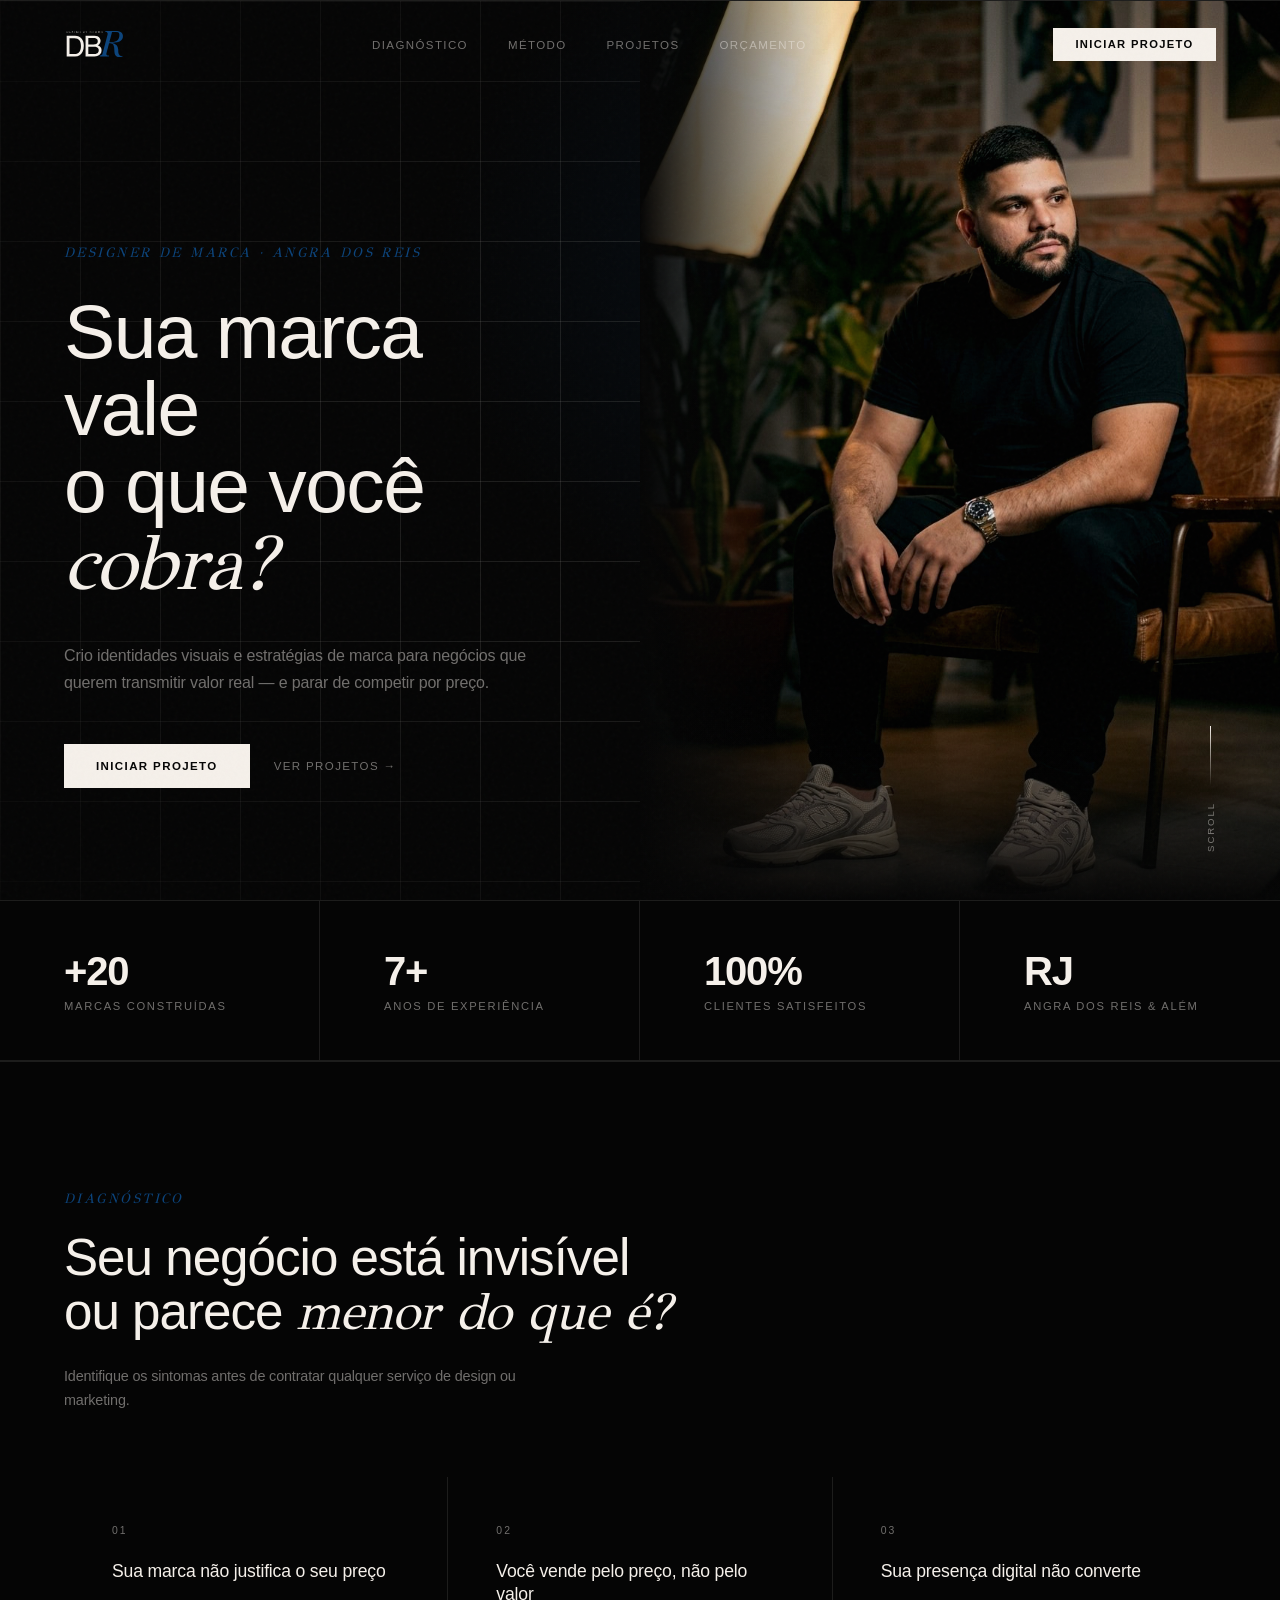
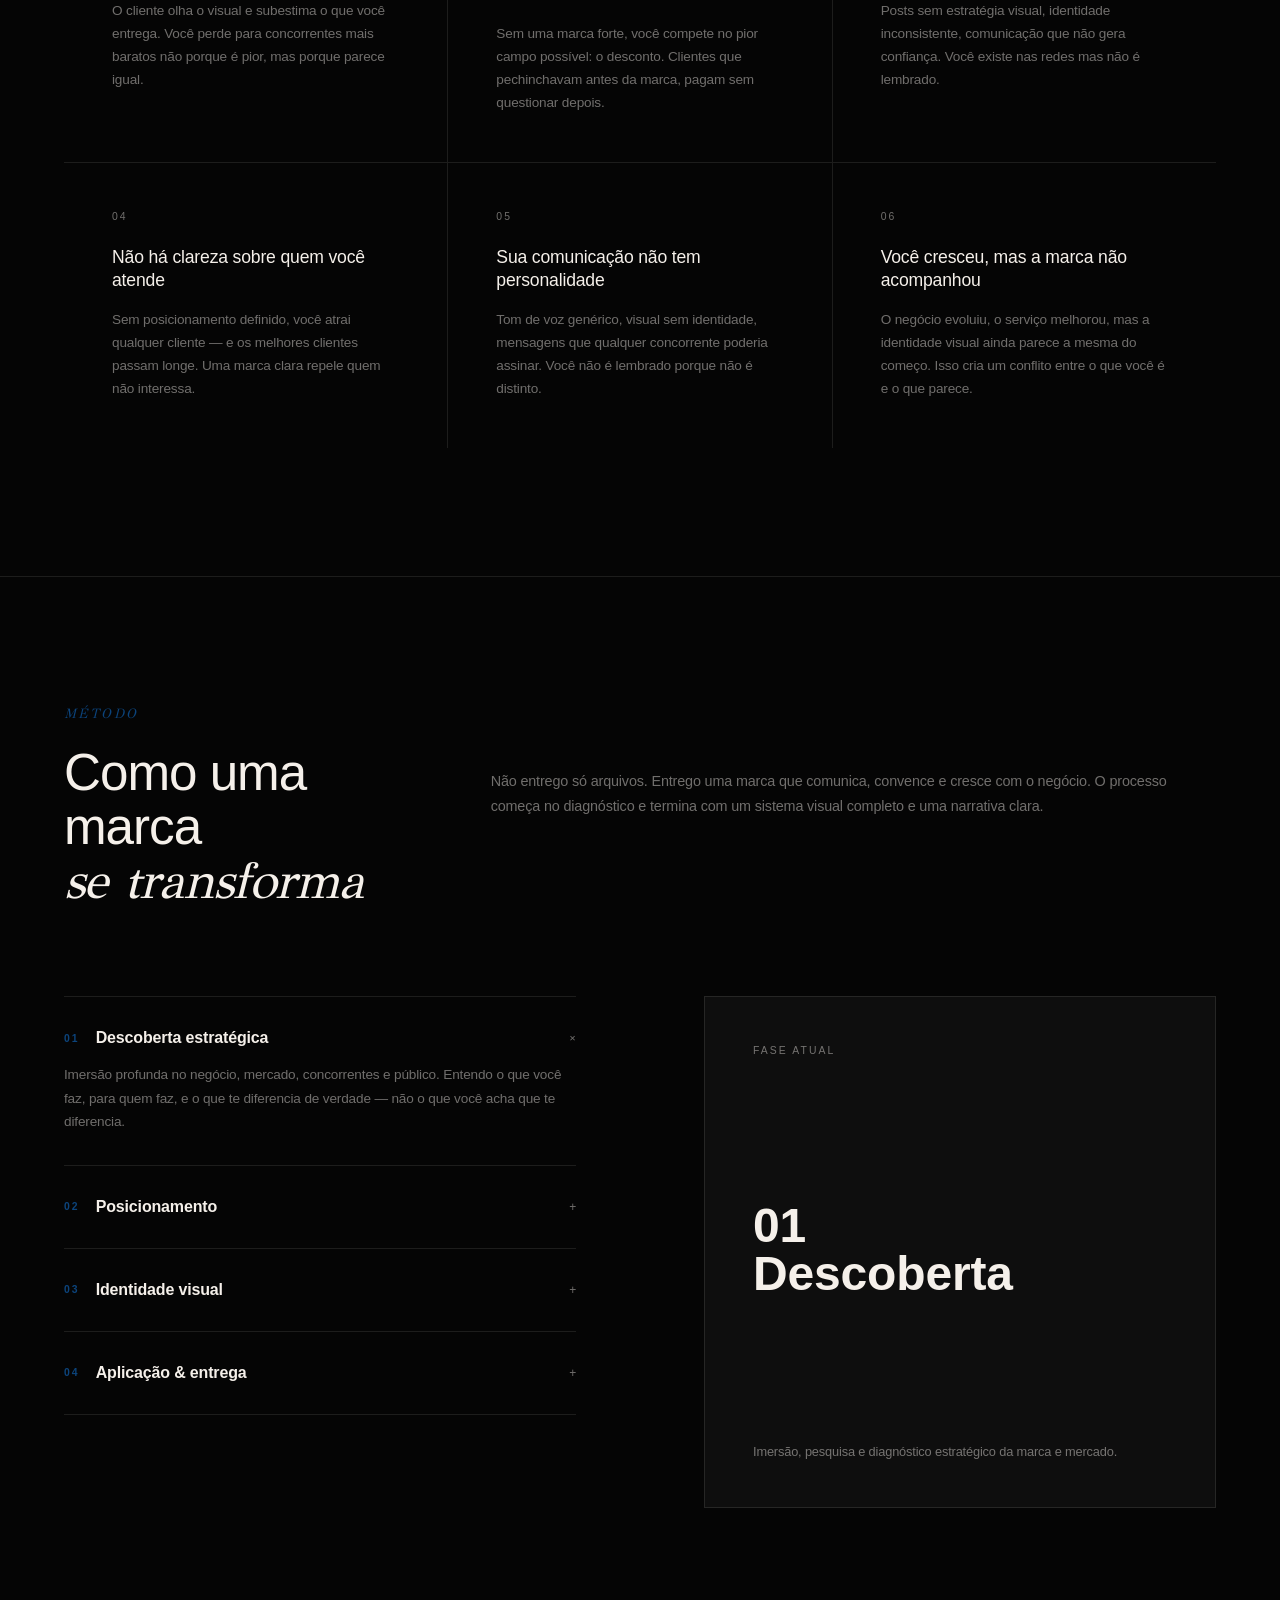
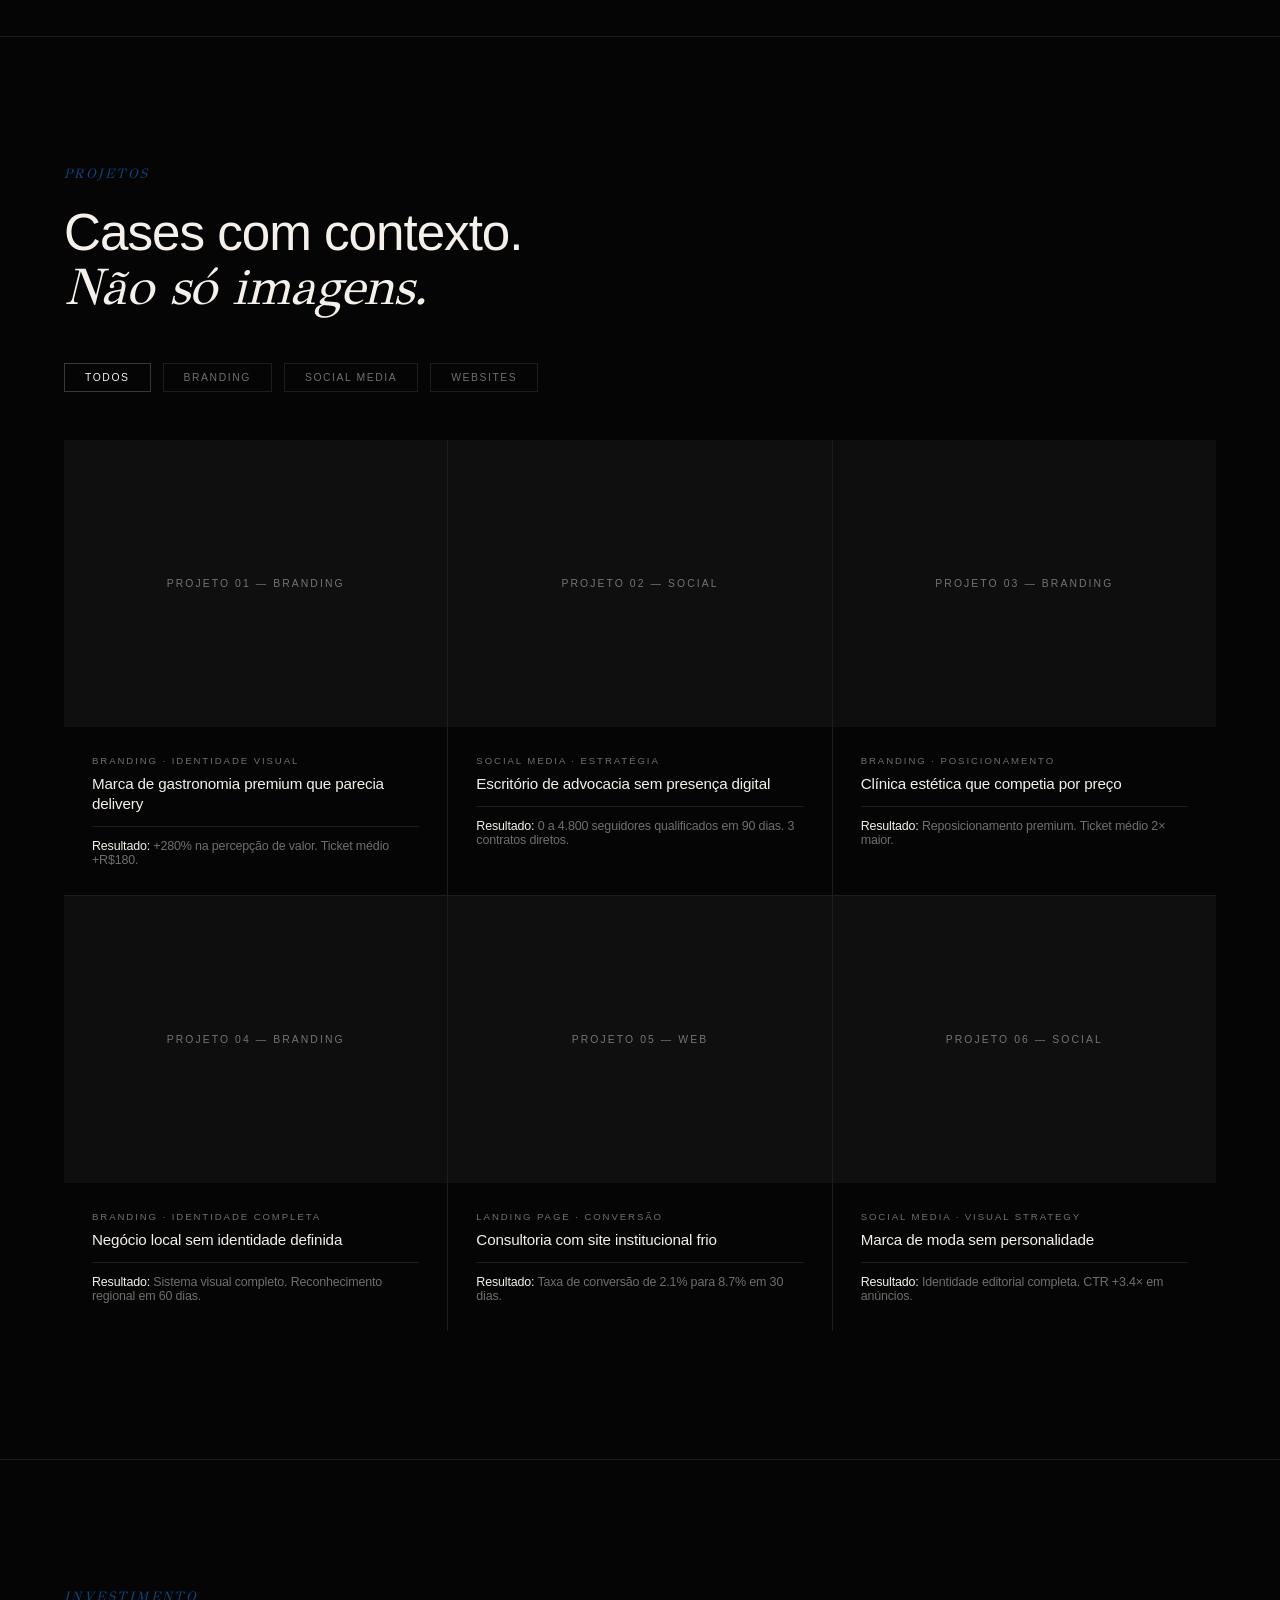
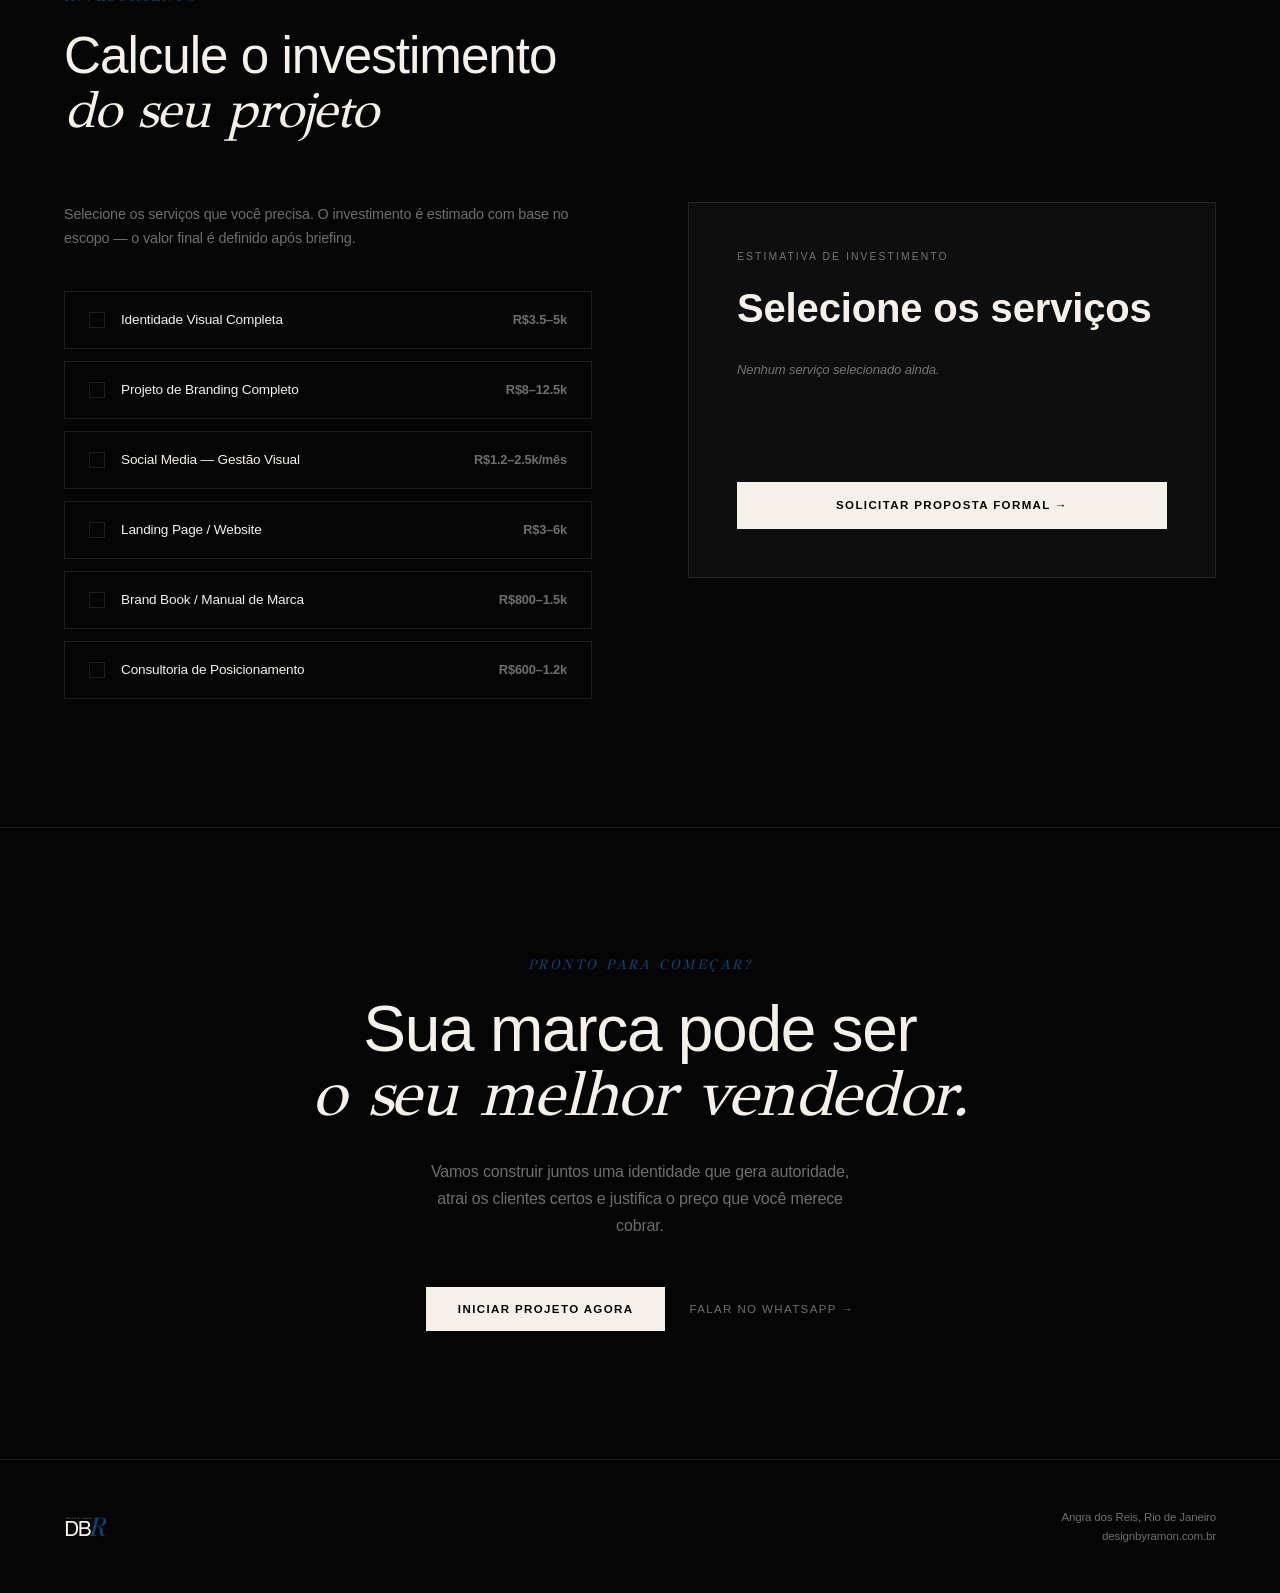
<file: designbyramon.html>
<!DOCTYPE html>
<html lang="pt-BR">
<head>
<meta charset="UTF-8">
<meta name="viewport" content="width=device-width, initial-scale=1.0">
<title>DBR · Design by Ramon — Branding Estratégico · Angra dos Reis</title>
<meta name="description" content="Branding estratégico, identidade visual e posicionamento para negócios que querem transmitir valor real — e cobrar mais por isso.">
<link rel="preconnect" href="https://fonts.googleapis.com">
<link href="https://fonts.googleapis.com/css2?family=GFS+Didot&family=Libre+Baskerville:ital@1&display=swap" rel="stylesheet">
<style>
:root{
  --black:#050505;
  --off:#F5F0EA;
  --blue:#0C447C;
  --blue-light:#1B2A41;
  --muted:rgba(245,240,234,0.45);
  --border:rgba(245,240,234,0.1);
  --border-strong:rgba(245,240,234,0.22);
  --surface:rgba(245,240,234,0.04);
  --surface-hover:rgba(245,240,234,0.07);
  --ease:cubic-bezier(0.16,1,0.3,1);
  --font-didot:'GFS Didot','Didot','Big Caslon',Georgia,serif;
  --font-body:'Helvetica Neue',Helvetica,Arial,sans-serif;
  --font-display:'Helvetica Neue',Helvetica,Arial,sans-serif;
}
*{margin:0;padding:0;box-sizing:border-box}
html{scroll-behavior:smooth}
body{background:var(--black);color:var(--off);font-family:var(--font-body);font-weight:300;overflow-x:hidden;-webkit-font-smoothing:antialiased;letter-spacing:-0.01em}

/* GRAIN */
body::before{content:'';position:fixed;inset:0;background-image:url("data:image/svg+xml,%3Csvg viewBox='0 0 256 256' xmlns='http://www.w3.org/2000/svg'%3E%3Cfilter id='n'%3E%3CfeTurbulence type='fractalNoise' baseFrequency='0.9' numOctaves='4' stitchTiles='stitch'/%3E%3C/filter%3E%3Crect width='100%25' height='100%25' filter='url(%23n)' opacity='0.035'/%3E%3C/svg%3E");pointer-events:none;z-index:9999;opacity:0.6}

/* LOADER */
#loader{position:fixed;inset:0;background:var(--black);z-index:9998;display:flex;flex-direction:column;align-items:center;justify-content:center;gap:2rem;transition:opacity 0.6s var(--ease)}
#loader.hidden{opacity:0;pointer-events:none}
.loader-logo{font-family:var(--font-display);font-size:1.1rem;font-weight:800;letter-spacing:0.25em;text-transform:uppercase;color:var(--off)}
.loader-bar-wrap{width:200px;height:1px;background:var(--border)}
.loader-bar{height:1px;background:var(--off);width:0%;transition:width 0.05s linear}
.loader-pct{font-size:0.7rem;letter-spacing:0.15em;color:var(--muted);font-variant-numeric:tabular-nums}

/* NAV */
nav{position:fixed;top:0;left:0;right:0;z-index:100;padding:1.75rem 4rem;display:flex;align-items:center;justify-content:space-between;transition:all 0.4s var(--ease)}
nav.scrolled{padding:1.1rem 4rem;background:rgba(5,5,5,0.85);backdrop-filter:blur(20px);border-bottom:1px solid var(--border)}
.nav-logo{font-family:var(--font-display);font-weight:800;font-size:1rem;letter-spacing:0.12em;text-transform:uppercase;text-decoration:none;color:var(--off)}
.nav-logo span{color:var(--blue)}
.nav-links{display:flex;gap:2.5rem;list-style:none}
.nav-links a{font-size:0.72rem;letter-spacing:0.12em;text-transform:uppercase;color:var(--muted);text-decoration:none;transition:color 0.2s}
.nav-links a:hover{color:var(--off)}
.nav-cta{font-family:var(--font-display);font-size:0.7rem;font-weight:700;letter-spacing:0.12em;text-transform:uppercase;color:var(--black);background:var(--off);padding:0.65rem 1.4rem;border:none;cursor:pointer;transition:all 0.2s}
.nav-cta:hover{background:var(--blue);color:var(--off)}

/* HERO */
#hero{min-height:100vh;position:relative;overflow:hidden}
.hero-bg{position:absolute;inset:0;background:radial-gradient(ellipse 60% 70% at 70% 30%, rgba(12,68,124,0.15) 0%, transparent 60%)}
.hero-grid{position:absolute;inset:0;background-image:linear-gradient(var(--border) 1px,transparent 1px),linear-gradient(90deg,var(--border) 1px,transparent 1px);background-size:80px 80px;mask-image:radial-gradient(ellipse 80% 80% at 50% 50%,black 30%,transparent 100%)}
.hero-tag{font-family:var(--font-didot);font-size:0.85rem;letter-spacing:0.18em;text-transform:uppercase;color:var(--blue);margin-bottom:2rem;display:flex;align-items:center;gap:0.75rem;opacity:0;transform:translateY(10px);transition:all 0.7s var(--ease) 0.2s;font-style:italic}
.hero-tag.in{opacity:1;transform:translateY(0)}

h1{font-family:var(--font-body);font-size:clamp(3rem,6vw,5.5rem);font-weight:400;line-height:1.0;letter-spacing:-0.02em;max-width:820px;margin-bottom:2.5rem;opacity:0;transform:translateY(20px);transition:all 0.9s var(--ease) 0.4s}
h1.in{opacity:1;transform:translateY(0)}
h1 em{font-style:italic;font-weight:300;color:var(--muted)}
.hero-sub{font-size:1rem;font-weight:300;color:var(--muted);max-width:480px;line-height:1.7;margin-bottom:3rem;opacity:0;transform:translateY(20px);transition:all 0.9s var(--ease) 0.6s}
.hero-sub.in{opacity:1;transform:translateY(0)}
.hero-ctas{display:flex;align-items:center;gap:1.5rem;opacity:0;transform:translateY(20px);transition:all 0.9s var(--ease) 0.8s}
.hero-ctas.in{opacity:1;transform:translateY(0)}
.btn-primary{font-family:var(--font-display);font-size:0.72rem;font-weight:700;letter-spacing:0.12em;text-transform:uppercase;color:var(--black);background:var(--off);padding:1rem 2rem;border:none;cursor:pointer;transition:all 0.25s}
.btn-primary:hover{background:var(--blue);color:var(--off);transform:translateY(-2px)}
.btn-ghost{font-size:0.72rem;letter-spacing:0.12em;text-transform:uppercase;color:var(--muted);cursor:pointer;background:none;border:none;transition:color 0.2s;display:flex;align-items:center;gap:0.5rem}
.btn-ghost:hover{color:var(--off)}
.hero-scroll{position:absolute;right:4rem;bottom:3rem;display:flex;flex-direction:column;align-items:center;gap:1rem;opacity:0;animation:fadeIn 1s var(--ease) 1.5s forwards}
.hero-scroll span{font-size:0.6rem;letter-spacing:0.2em;text-transform:uppercase;color:var(--muted);writing-mode:vertical-rl;transform:rotate(180deg)}
.scroll-line{width:1px;height:60px;background:linear-gradient(var(--off),transparent);animation:scrollLine 2s ease-in-out infinite}
@keyframes scrollLine{0%{transform:scaleY(0);transform-origin:top}50%{transform:scaleY(1);transform-origin:top}51%{transform-origin:bottom}100%{transform:scaleY(0);transform-origin:bottom}}
@keyframes fadeIn{to{opacity:1}}

/* STATS */
#stats{border-top:1px solid var(--border);border-bottom:1px solid var(--border);display:grid;grid-template-columns:repeat(4,1fr)}
.stat{padding:3rem 4rem;border-right:1px solid var(--border)}
.stat:last-child{border-right:none}
.stat-num{font-family:var(--font-display);font-size:2.5rem;font-weight:800;letter-spacing:-0.03em;margin-bottom:0.4rem}
.stat-label{font-size:0.7rem;letter-spacing:0.15em;text-transform:uppercase;color:var(--muted)}

/* SECTIONS */
section{padding:8rem 4rem;border-top:1px solid var(--border)}
.section-tag{font-family:var(--font-didot);font-size:0.85rem;letter-spacing:0.18em;text-transform:uppercase;color:var(--blue);margin-bottom:1.5rem;display:flex;align-items:center;gap:0.75rem;font-style:italic}

.section-title{font-family:var(--font-body);font-size:clamp(2rem,4vw,3.5rem);font-weight:400;line-height:1.05;letter-spacing:-0.02em;max-width:700px;margin-bottom:1.5rem}
.section-title em{font-style:italic;font-weight:300;color:var(--muted)}

/* PROBLEMS */
.problems-grid{display:grid;grid-template-columns:repeat(3,1fr);gap:1px;background:var(--border);margin-top:4rem}
.problem-card{background:var(--black);padding:3rem;transition:background 0.3s}
.problem-card:hover{background:var(--surface-hover)}
.problem-num{font-family:var(--font-display);font-size:0.65rem;letter-spacing:0.2em;color:var(--muted);margin-bottom:1.5rem}
.problem-title{font-family:var(--font-body);font-size:1.1rem;font-weight:400;line-height:1.3;margin-bottom:1rem;letter-spacing:-0.01em}
.problem-desc{font-size:0.85rem;color:var(--muted);line-height:1.7}

/* METHOD */
.method-wrap{display:grid;grid-template-columns:1fr 1fr;gap:8rem;align-items:start;margin-top:4rem}
.method-steps{display:flex;flex-direction:column;gap:0}
.method-step{padding:2rem 0;border-bottom:1px solid var(--border);cursor:pointer;transition:all 0.3s}
.method-step:first-child{border-top:1px solid var(--border)}
.method-step-head{display:flex;align-items:center;justify-content:space-between}
.method-step-label{display:flex;align-items:center;gap:1rem}
.method-step-num{font-size:0.65rem;letter-spacing:0.2em;color:var(--blue);font-family:var(--font-display);font-weight:700}
.method-step-title{font-family:var(--font-display);font-size:1rem;font-weight:700}
.method-step-icon{font-size:0.75rem;color:var(--muted);transition:transform 0.3s}
.method-step.open .method-step-icon{transform:rotate(45deg)}
.method-step-body{font-size:0.85rem;color:var(--muted);line-height:1.7;max-height:0;overflow:hidden;transition:max-height 0.4s var(--ease),padding 0.3s}
.method-step.open .method-step-body{max-height:200px;padding-top:1rem}
.method-visual{position:sticky;top:10rem}
.method-visual-box{background:var(--surface);border:1px solid var(--border);padding:3rem;aspect-ratio:1;display:flex;flex-direction:column;justify-content:space-between}
.method-visual-title{font-family:var(--font-display);font-size:0.65rem;letter-spacing:0.2em;text-transform:uppercase;color:var(--muted)}
.method-visual-main{font-family:var(--font-display);font-size:3rem;font-weight:800;line-height:1;transition:all 0.4s var(--ease)}
.method-visual-sub{font-size:0.8rem;color:var(--muted);transition:all 0.4s var(--ease)}

/* PORTFOLIO */
.portfolio-filters{display:flex;gap:0.75rem;flex-wrap:wrap;margin:3rem 0}
.filter-btn{font-size:0.65rem;letter-spacing:0.15em;text-transform:uppercase;color:var(--muted);background:none;border:1px solid var(--border);padding:0.5rem 1.25rem;cursor:pointer;transition:all 0.2s;font-family:var(--font-body)}
.filter-btn.active,.filter-btn:hover{color:var(--off);border-color:var(--border-strong)}
.portfolio-grid{display:grid;grid-template-columns:repeat(3,1fr);gap:1px;background:var(--border)}
.portfolio-case{background:var(--black);overflow:hidden;cursor:pointer;position:relative}
.case-img{width:100%;aspect-ratio:4/3;background:var(--surface);display:flex;align-items:center;justify-content:center;font-family:var(--font-display);font-size:0.65rem;letter-spacing:0.2em;text-transform:uppercase;color:var(--muted);transition:background 0.3s}
.portfolio-case:hover .case-img{background:var(--surface-hover)}
.case-info{padding:1.75rem}
.case-cat{font-size:0.6rem;letter-spacing:0.2em;text-transform:uppercase;color:var(--muted);margin-bottom:0.5rem}
.case-title{font-family:var(--font-body);font-size:0.95rem;font-weight:400;line-height:1.3;margin-bottom:0.75rem;letter-spacing:-0.01em}
.case-result{font-size:0.78rem;color:var(--muted);padding-top:0.75rem;border-top:1px solid var(--border)}
.case-result strong{color:var(--off);font-weight:500}
.case-overlay{position:absolute;inset:0;background:rgba(5,5,5,0.88);opacity:0;transition:opacity 0.3s;display:flex;align-items:center;justify-content:center;gap:0.75rem;font-size:0.7rem;letter-spacing:0.15em;text-transform:uppercase;color:var(--muted)}
.portfolio-case:hover .case-overlay{opacity:1}

/* CALCULATOR */
.calc-wrap{display:grid;grid-template-columns:1fr 1fr;gap:6rem;align-items:start;margin-top:4rem}
.calc-intro{font-size:0.9rem;color:var(--muted);line-height:1.7;margin-bottom:2.5rem}
.services-grid{display:flex;flex-direction:column;gap:0.75rem}
.service-item{display:flex;align-items:center;gap:1rem;padding:1.25rem 1.5rem;border:1px solid var(--border);cursor:pointer;transition:all 0.2s;user-select:none}
.service-item:hover{border-color:var(--border-strong);background:var(--surface)}
.service-item.selected{border-color:var(--blue);background:rgba(12,68,124,0.08)}
.service-check{width:16px;height:16px;border:1px solid var(--border);display:flex;align-items:center;justify-content:center;flex-shrink:0;transition:all 0.2s}
.service-item.selected .service-check{background:var(--blue);border-color:var(--blue)}
.service-check svg{opacity:0;transition:opacity 0.2s}
.service-item.selected .service-check svg{opacity:1}
.service-name{font-size:0.85rem;flex:1}
.service-price{font-size:0.8rem;color:var(--muted);font-family:var(--font-display);font-weight:700}
.calc-result-box{background:var(--surface);border:1px solid var(--border);padding:3rem;position:sticky;top:10rem}
.calc-result-label{font-size:0.65rem;letter-spacing:0.2em;text-transform:uppercase;color:var(--muted);margin-bottom:1.5rem}
.calc-result-range{font-family:var(--font-display);font-size:2.5rem;font-weight:800;line-height:1.1;margin-bottom:2rem;transition:all 0.3s}
.calc-result-items{display:flex;flex-direction:column;gap:0.6rem;margin-bottom:2.5rem;min-height:80px}
.calc-result-item{display:flex;justify-content:space-between;font-size:0.8rem;color:var(--muted);padding-bottom:0.6rem;border-bottom:1px solid var(--border)}
.calc-result-item:last-child{border-bottom:none}
.calc-cta{width:100%;font-family:var(--font-display);font-size:0.72rem;font-weight:700;letter-spacing:0.12em;text-transform:uppercase;color:var(--black);background:var(--off);padding:1.1rem 2rem;border:none;cursor:pointer;transition:all 0.25s}
.calc-cta:hover{background:var(--blue);color:var(--off)}
.calc-empty{color:var(--muted);font-size:0.82rem;font-style:italic}

/* CTA SECTION */
#cta{text-align:center}
.cta-headline{font-family:var(--font-body);font-size:clamp(2.5rem,5vw,4.5rem);font-weight:400;line-height:1.0;letter-spacing:-0.02em;margin-bottom:2rem}
.cta-sub{font-size:1rem;color:var(--muted);max-width:440px;margin:0 auto 3rem;line-height:1.7}
.cta-actions{display:flex;align-items:center;justify-content:center;gap:1.5rem}

/* FOOTER */
footer{padding:3rem 4rem;border-top:1px solid var(--border);display:flex;align-items:center;justify-content:space-between}
.footer-logo{font-family:var(--font-display);font-weight:800;font-size:0.9rem;letter-spacing:0.12em;text-transform:uppercase}
.footer-logo span{color:var(--blue)}
.footer-info{font-size:0.72rem;color:var(--muted);text-align:right;line-height:1.6}

/* MODAL */
.modal-overlay{position:fixed;inset:0;background:rgba(5,5,5,0.92);z-index:500;display:none;align-items:center;justify-content:center;backdrop-filter:blur(8px)}
.modal-overlay.open{display:flex}
.modal-box{background:var(--black);border:1px solid var(--border-strong);padding:3rem;width:100%;max-width:480px;position:relative}
.modal-close{position:absolute;top:1.5rem;right:1.5rem;background:none;border:none;color:var(--muted);font-size:1.2rem;cursor:pointer;transition:color 0.2s}
.modal-close:hover{color:var(--off)}
.modal-title{font-family:var(--font-body);font-size:1.5rem;font-weight:400;margin-bottom:0.5rem}
.modal-sub{font-size:0.85rem;color:var(--muted);margin-bottom:2.5rem;line-height:1.6}
.modal-field{margin-bottom:1.25rem}
.modal-field label{display:block;font-size:0.65rem;letter-spacing:0.15em;text-transform:uppercase;color:var(--muted);margin-bottom:0.5rem}
.modal-field input,.modal-field select,.modal-field textarea{width:100%;background:var(--surface);border:1px solid var(--border);color:var(--off);padding:0.85rem 1rem;font-family:var(--font-body);font-size:0.9rem;outline:none;transition:border-color 0.2s}
.modal-field input:focus,.modal-field select:focus,.modal-field textarea:focus{border-color:var(--blue)}
.modal-field select option{background:var(--black)}
.modal-field textarea{resize:vertical;min-height:100px}
.modal-submit{width:100%;margin-top:1rem;font-family:var(--font-display);font-size:0.72rem;font-weight:700;letter-spacing:0.12em;text-transform:uppercase;color:var(--black);background:var(--off);padding:1rem;border:none;cursor:pointer;transition:all 0.25s}
.modal-submit:hover{background:var(--blue);color:var(--off)}

/* RESPONSIVE */
@media(max-width:1024px){
  nav,section,footer,#stats .stat{padding-left:2rem;padding-right:2rem}
  #hero{display:flex!important;flex-direction:column!important;min-height:100vh}
  #hero>div:nth-child(2){display:none}
  #hero>div:nth-child(3){order:1;display:block!important;width:100%;height:60vh;flex-shrink:0}
  #hero>div:nth-child(4){order:2;display:flex;flex-direction:column;justify-content:flex-start;padding:3rem 2rem 4rem;flex:1}
  .method-wrap,.calc-wrap{grid-template-columns:1fr;gap:4rem}
  .method-visual,.calc-result-box{position:relative;top:0}
  .portfolio-grid{grid-template-columns:repeat(2,1fr)}
  #stats{grid-template-columns:repeat(2,1fr)}
  .stat{border-right:none;border-bottom:1px solid var(--border)}
  .nav-links{display:none}
}
@media(max-width:640px){
  h1{font-size:2.4rem}
  .problems-grid{grid-template-columns:1fr}
  .portfolio-grid{grid-template-columns:1fr}
  .cta-actions{flex-direction:column}
  .hero-ctas{flex-direction:column;align-items:flex-start}
  .hero-scroll{display:none}
  footer{flex-direction:column;gap:1.5rem;text-align:center}
  .footer-info{text-align:center}
}

/* REVEAL */
.reveal{opacity:0;transform:translateY(30px);transition:all 0.8s var(--ease)}
.reveal.in{opacity:1;transform:translateY(0)}
</style>
</head>
<body>

<!-- LOADER -->
<div id="loader">
  <div class="loader-logo">DBR<span style="color:var(--blue)">.</span></div>
  <div class="loader-bar-wrap"><div class="loader-bar" id="lbar"></div></div>
  <div class="loader-pct" id="lpct">0%</div>
</div>

<!-- NAV -->
<nav id="nav">
  <a href="#" class="nav-logo" style="display:flex;align-items:center"><svg id="Camada_1" xmlns="http://www.w3.org/2000/svg" version="1.1" viewBox="0 0 1080 490.67" style="height:28px;width:auto;display:block">
  <!-- Generator: Adobe Illustrator 30.2.1, SVG Export Plug-In . SVG Version: 2.1.1 Build 1)  -->
  <defs>
    <style>
      .st0 {
        fill: #0c447c;
      }
    </style>
  </defs>
  <path fill="#F5F0EA" d="M73.1,35.26c0,5.36-1.39,9.43-4.17,12.21-1.12,1.12-2.5,1.95-4.15,2.49-1.65.55-3.72.82-6.21.82h-10.74v-30.95h11.05c2.35,0,4.34.25,5.97.75,1.63.5,3.08,1.38,4.34,2.64,1.18,1.18,2.12,2.87,2.84,5.07.72,2.21,1.07,4.53,1.07,6.96ZM70.18,35.26c0-2.35-.27-4.37-.82-6.08-.54-1.7-1.34-3.08-2.38-4.13-1.04-1.04-2.26-1.76-3.63-2.15-1.38-.39-3.19-.58-5.46-.58h-7.14v25.96h7.56c2,0,3.71-.24,5.11-.71,1.4-.47,2.55-1.15,3.44-2.04,1.15-1.15,1.98-2.58,2.51-4.32.53-1.73.79-3.72.79-5.95Z"/>
  <path fill="#F5F0EA" d="M116.64,50.77h-21.02v-30.95h20.59v2.49h-17.66v11.17h15.94v2.49h-15.94v12.29h18.09v2.49Z"/>
  <path fill="#F5F0EA" d="M159.53,42.58c0,3.15-1.2,5.51-3.61,7.08-1.98,1.29-4.5,1.93-7.56,1.93-3.73,0-6.59-.98-8.59-2.92-1.83-1.78-2.75-4.16-2.75-7.14h2.83c.23,2.58,1.12,4.48,2.67,5.72,1.55,1.23,3.62,1.85,6.23,1.85s4.68-.66,6.06-1.98c1.2-1.14,1.81-2.56,1.81-4.25,0-1.26-.28-2.28-.84-3.07-.56-.79-1.37-1.45-2.43-1.99-.6-.31-2.94-.99-7.01-2.02-1.83-.46-3.28-.96-4.34-1.5-1.23-.63-2.19-1.4-2.88-2.32-.92-1.26-1.38-2.83-1.38-4.72,0-2.29.89-4.19,2.67-5.71,1.92-1.66,4.53-2.49,7.82-2.49s5.89.9,7.78,2.69c1.75,1.65,2.62,3.82,2.62,6.5h-2.75c0-2.25-.79-3.97-2.37-5.17-1.35-1.02-3.07-1.54-5.17-1.54-2.36,0-4.23.52-5.62,1.57-1.39,1.04-2.09,2.5-2.09,4.36,0,1.12.24,2.02.73,2.73.49.7,1.27,1.32,2.36,1.87,3.87,1.17,7.74,2.33,11.6,3.48,2.81,1.4,4.21,3.75,4.21,7.04Z"/>
  <path fill="#F5F0EA" d="M185.62,50.77h-2.92v-30.95h2.92v30.95Z"/>
  <path fill="#F5F0EA" d="M236.76,50.77h-2.49v-5.29c-1.15,2-2.66,3.52-4.54,4.56-1.88,1.03-4.17,1.55-6.9,1.55-4.5,0-7.95-1.58-10.36-4.72-2.21-2.89-3.31-6.78-3.31-11.68s1.22-8.81,3.65-11.67c2.55-2.98,6.08-4.46,10.57-4.46,3.41,0,6.27.82,8.57,2.46,2.31,1.64,3.79,4.07,4.45,7.3h-3.01c-.52-2.28-1.68-4.06-3.5-5.34s-3.9-1.92-6.25-1.92c-3.87,0-6.79,1.35-8.77,4.03-1.86,2.52-2.79,6.07-2.79,10.64,0,3.63.99,6.65,2.97,9.05,2.1,2.55,4.85,3.82,8.27,3.82,3.01,0,5.5-.95,7.45-2.84,1.03-1.03,1.83-2.29,2.39-3.78.56-1.49.84-3.22.84-5.2h-10.49v-2.49h13.24v15.99Z"/>
  <path fill="#F5F0EA" d="M284.68,50.77h-3.41s-17.78-26.96-17.78-26.96l-.09,26.96h-2.92v-30.95h3.31l17.88,27.03.09-27.03h2.92v30.95Z"/>
  <path fill="#F5F0EA" d="M359.81,41.92c0,3.01-.85,5.24-2.56,6.68-1.71,1.45-4.2,2.17-7.5,2.17h-12.68v-30.95h11.09c3.5,0,6.08.67,7.74,2,1.66,1.33,2.49,3.26,2.49,5.78,0,1.83-.43,3.32-1.29,4.47-.86,1.15-2.08,1.88-3.65,2.19,1.75.29,3.18.99,4.3,2.11,1.38,1.38,2.06,3.22,2.06,5.55ZM355.47,27.61c0-1.92-.64-3.28-1.91-4.08-1.28-.8-3.57-1.2-6.9-1.2h-6.66v11.17h7.39c3.01,0,5.16-.56,6.45-1.68,1.09-.95,1.63-2.35,1.63-4.21ZM356.89,42.09c0-2.23-.7-3.81-2.11-4.73-1.4-.92-3.68-1.38-6.83-1.38h-7.95v12.29h7.95c3.41,0,5.75-.45,7.03-1.35,1.28-.9,1.91-2.52,1.91-4.84Z"/>
  <path fill="#F5F0EA" d="M404.72,19.83l-11.22,17.45v13.5h-2.92v-13.28l-11.05-17.66h3.35s9.13,14.92,9.13,14.92l9.33-14.91h3.38Z"/>
  <path fill="#F5F0EA" d="M477.05,50.77h-3.22c-.34-.63-.61-1.59-.79-2.88-.19-1.29-.28-2.6-.28-3.95,0-2.46-.26-4.14-.77-5.03-.86-1.46-2.65-2.19-5.37-2.19h-9.5v14.06h-2.92v-30.95h12.12c3.41,0,5.97.6,7.69,1.8,1.89,1.35,2.84,3.45,2.84,6.32,0,2.06-.43,3.68-1.29,4.86-.75,1.03-1.99,1.94-3.74,2.71,1.43.52,2.45,1.41,3.05,2.69.6,1.27.9,3.13.9,5.56,0,1.8.09,3.3.26,4.47s.52,1.92,1.03,2.23v.3ZM473.91,28.08c0-1.75-.49-3.08-1.46-4-1.23-1.17-3.22-1.76-5.97-1.76h-9.37v11.91h9.24c2.32,0,4.16-.54,5.52-1.61s2.04-2.58,2.04-4.54Z"/>
  <path fill="#F5F0EA" d="M524.16,50.77h-2.99s-3.58-9.71-3.58-9.71h-14.12l-3.63,9.71h-3s12.16-30.94,12.16-30.94h3.31l11.86,30.95ZM516.62,38.57l-6.09-16.23-6.06,16.23h12.14Z"/>
  <path fill="#F5F0EA" d="M574.05,50.77h-2.92v-27.59l-10.23,27.59h-2.75l-10.19-27.59-.08,27.59h-2.92v-30.95h4.47s10.14,27.35,10.14,27.35l10.05-27.36h4.43v30.95Z"/>
  <path fill="#F5F0EA" d="M625.29,35.36c0,4.49-1.12,8.2-3.35,11.12-2.61,3.4-6.31,5.11-11.09,5.11-4.41,0-7.92-1.48-10.51-4.44-2.59-2.96-3.89-6.93-3.89-11.91,0-4.61,1.19-8.38,3.57-11.33,2.61-3.23,6.19-4.85,10.74-4.85s8.22,1.57,10.83,4.72c2.46,2.95,3.7,6.81,3.7,11.59ZM622.36,35.32c0-4.21-1.02-7.55-3.05-10.04s-4.87-3.74-8.51-3.74-6.53,1.38-8.6,4.12c-1.89,2.52-2.84,5.72-2.84,9.61s.87,7.18,2.62,9.61c2.03,2.8,5.01,4.2,8.94,4.2s6.78-1.43,8.81-4.29c1.75-2.46,2.62-5.62,2.62-9.48Z"/>
  <path fill="#F5F0EA" d="M671.96,50.77h-3.41s-17.78-26.96-17.78-26.96l-.09,26.96h-2.92v-30.95h3.31l17.88,27.03.09-27.03h2.92v30.95Z"/>
  <path fill="#F5F0EA" d="M47,100.09h147.26c50,0,88.78,17.73,116.33,53.2,24.58,32,36.92,73,36.92,123.03,0,38.61-7.28,73.5-21.81,104.68-25.6,55.12-69.57,82.67-131.94,82.67H47V100.09ZM184.36,421.59c16.69,0,30.37-1.72,41.09-5.21,19.16-6.41,34.83-18.81,47.03-37.1,9.75-14.71,16.74-33.52,21.05-56.43,2.48-13.72,3.7-26.41,3.7-38.15,0-45.02-8.94-80.02-26.85-104.95-17.91-24.9-46.74-37.36-86.51-37.36h-87.36v279.2h87.85Z"/>
  <path fill="#F5F0EA" d="M377.91,100.09h156.17c42.57,0,72.86,12.7,90.82,38.09,10.57,15.03,15.84,32.35,15.84,52.01,0,22.92-6.49,41.73-19.54,56.43-6.76,7.75-16.51,14.85-29.21,21.26,18.64,7.11,32.58,15.11,41.82,24.02,16.37,15.84,24.52,37.71,24.52,65.61,0,23.41-7.34,44.61-22.01,63.6-21.96,28.39-56.87,42.57-104.71,42.57h-153.69V100.09ZM515.76,253.78c20.79,0,36.95-2.88,48.51-8.68,18.14-9.06,27.23-25.39,27.23-48.98s-9.64-39.78-28.97-48.05c-10.89-4.6-27.05-6.93-48.51-6.93h-87.85v112.63h89.6ZM532.36,421.59c30.17,0,51.72-8.74,64.59-26.24,8.1-11.07,12.11-24.43,12.11-40.1,0-26.41-11.79-44.38-35.38-53.96-12.55-5.12-29.12-7.69-49.76-7.69h-97.75v127.98h106.2Z"/>
  <path class="st0" d="M626.44,463.67v-15.98h9.62c18.26,0,34.23-12.31,38.9-29.96l89.21-337.51c6.21-23.5-8.15-48.33-32.47-48.33l-10.16.03v-15.98h177.83c44.44,0,77.81,7.95,100.14,23.79,22.31,15.84,33.49,39.63,33.49,71.31,0,35.96-15.03,63.31-45.05,82.06-30.02,18.75-75.62,29.35-136.8,31.8v5.71c32.15,6.03,56.08,18.37,71.84,37.01,15.72,18.64,24.93,45.37,27.61,80.19.47,5.79,1.02,34.14,1.69,44.86,2.38,40.15,37.26,65.8,60.32,65.8,10.83,0,11.08.16,11.34.11v16.1c-12.04,0-48.45.07-57.6.07-15.84,0-29.91-3.41-42.19-10.22-12.29-6.81-21.78-16.48-28.48-28.97-7.57-15.17-12.14-42.08-13.72-80.72-.67-18.52-1.57-32.79-2.68-42.86-3.12-31.45-10.95-52.68-23.44-63.6-12.49-10.95-34.39-16.86-65.63-17.76l-48.65,184.6c-4.18,15.87,15.89,32.44,32.3,32.44h13.67v16.02h-161.09ZM794.81,213.15l37.59-.63c47.35,0,82.23-10.4,104.65-31.13,22.45-20.79,33.66-53.14,33.66-97.14,0-18.29-5.24-31.3-15.72-38.99-10.51-7.72-29.93-11.56-58.3-11.56l-54.53.06-47.36,179.4Z"/>
</svg></a>
  <ul class="nav-links">
    <li><a href="#problems">Diagnóstico</a></li>
    <li><a href="#method">Método</a></li>
    <li><a href="#portfolio">Projetos</a></li>
    <li><a href="#calculator">Orçamento</a></li>
  </ul>
  <button class="nav-cta" onclick="openModal()">Iniciar projeto</button>
</nav>

<!-- HERO -->
<section id="hero" style="padding:0;min-height:100vh;display:grid;grid-template-columns:1fr 1fr;position:relative;overflow:hidden">
  <div class="hero-bg"></div>
  <div class="hero-grid"></div>
  <!-- LEFT: text -->
  <div style="position:relative;z-index:2;display:flex;flex-direction:column;justify-content:flex-end;padding:0 4rem 7rem">
    <div class="hero-tag" id="htag">Designer de Marca · Angra dos Reis</div>
    <h1 id="hh1">Sua marca vale<br>o que você <span style="font-family:var(--font-didot);font-style:italic;font-weight:400;text-transform:none">cobra?</span></h1>
    <p class="hero-sub" id="hsub">Crio identidades visuais e estratégias de marca para negócios que querem transmitir valor real — e parar de competir por preço.</p>
    <div class="hero-ctas" id="hctas">
      <button class="btn-primary" onclick="openModal()">Iniciar projeto</button>
      <button class="btn-ghost" onclick="document.getElementById('portfolio').scrollIntoView({behavior:'smooth'})">Ver projetos →</button>
    </div>
  </div>
  <!-- RIGHT: photo -->
  <div style="position:relative;overflow:hidden">
    <img src="[data-uri]"
         alt="Ramon — Designer de Marca"
         style="width:100%;height:100%;object-fit:cover;object-position:center top;display:block;filter:brightness(0.92) contrast(1.05)">
    <!-- dark gradient left edge blending into page -->
    <div style="position:absolute;inset:0;background:linear-gradient(90deg,var(--black) 0%,transparent 30%);pointer-events:none"></div>
    <!-- bottom fade -->
    <div style="position:absolute;bottom:0;left:0;right:0;height:200px;background:linear-gradient(transparent,var(--black));pointer-events:none"></div>
  </div>
  <div class="hero-scroll" style="left:auto;right:4rem">
    <div class="scroll-line"></div>
    <span>Scroll</span>
  </div>
</section>

<!-- STATS -->
<div id="stats">
  <div class="stat reveal">
    <div class="stat-num">+20</div>
    <div class="stat-label">Marcas construídas</div>
  </div>
  <div class="stat reveal">
    <div class="stat-num">7+</div>
    <div class="stat-label">Anos de experiência</div>
  </div>
  <div class="stat reveal">
    <div class="stat-num">100%</div>
    <div class="stat-label">Clientes satisfeitos</div>
  </div>
  <div class="stat reveal">
    <div class="stat-num">RJ</div>
    <div class="stat-label">Angra dos Reis & além</div>
  </div>
</div>

<!-- PROBLEMS -->
<section id="problems">
  <div class="section-tag reveal">Diagnóstico</div>
  <h2 class="section-title reveal">Seu negócio está invisível<br>ou parece <span style="font-family:var(--font-didot);font-style:italic;font-weight:400">menor do que é?</span></h2>
  <p style="font-size:0.9rem;color:var(--muted);max-width:520px;line-height:1.7;margin-bottom:0" class="reveal">Identifique os sintomas antes de contratar qualquer serviço de design ou marketing.</p>
  <div class="problems-grid">
    <div class="problem-card reveal">
      <div class="problem-num">01</div>
      <div class="problem-title">Sua marca não justifica o seu preço</div>
      <div class="problem-desc">O cliente olha o visual e subestima o que você entrega. Você perde para concorrentes mais baratos não porque é pior, mas porque parece igual.</div>
    </div>
    <div class="problem-card reveal">
      <div class="problem-num">02</div>
      <div class="problem-title">Você vende pelo preço, não pelo valor</div>
      <div class="problem-desc">Sem uma marca forte, você compete no pior campo possível: o desconto. Clientes que pechinchavam antes da marca, pagam sem questionar depois.</div>
    </div>
    <div class="problem-card reveal">
      <div class="problem-num">03</div>
      <div class="problem-title">Sua presença digital não converte</div>
      <div class="problem-desc">Posts sem estratégia visual, identidade inconsistente, comunicação que não gera confiança. Você existe nas redes mas não é lembrado.</div>
    </div>
    <div class="problem-card reveal">
      <div class="problem-num">04</div>
      <div class="problem-title">Não há clareza sobre quem você atende</div>
      <div class="problem-desc">Sem posicionamento definido, você atrai qualquer cliente — e os melhores clientes passam longe. Uma marca clara repele quem não interessa.</div>
    </div>
    <div class="problem-card reveal">
      <div class="problem-num">05</div>
      <div class="problem-title">Sua comunicação não tem personalidade</div>
      <div class="problem-desc">Tom de voz genérico, visual sem identidade, mensagens que qualquer concorrente poderia assinar. Você não é lembrado porque não é distinto.</div>
    </div>
    <div class="problem-card reveal">
      <div class="problem-num">06</div>
      <div class="problem-title">Você cresceu, mas a marca não acompanhou</div>
      <div class="problem-desc">O negócio evoluiu, o serviço melhorou, mas a identidade visual ainda parece a mesma do começo. Isso cria um conflito entre o que você é e o que parece.</div>
    </div>
  </div>
</section>

<!-- METHOD -->
<section id="method">
  <div style="display:grid;grid-template-columns:1fr 2fr;gap:4rem;align-items:start">
    <div>
      <div class="section-tag reveal">Método</div>
      <h2 class="section-title reveal">Como uma marca<br><span style="font-family:var(--font-didot);font-style:italic;font-weight:400">se transforma</span></h2>
    </div>
    <p style="font-size:0.9rem;color:var(--muted);line-height:1.7;padding-top:4rem" class="reveal">Não entrego só arquivos. Entrego uma marca que comunica, convence e cresce com o negócio. O processo começa no diagnóstico e termina com um sistema visual completo e uma narrativa clara.</p>
  </div>
  <div class="method-wrap">
    <div class="method-steps" id="msteps">
      <div class="method-step open" data-step="0">
        <div class="method-step-head">
          <div class="method-step-label">
            <span class="method-step-num">01</span>
            <span class="method-step-title">Descoberta estratégica</span>
          </div>
          <span class="method-step-icon">+</span>
        </div>
        <div class="method-step-body">Imersão profunda no negócio, mercado, concorrentes e público. Entendo o que você faz, para quem faz, e o que te diferencia de verdade — não o que você acha que te diferencia.</div>
      </div>
      <div class="method-step" data-step="1">
        <div class="method-step-head">
          <div class="method-step-label">
            <span class="method-step-num">02</span>
            <span class="method-step-title">Posicionamento</span>
          </div>
          <span class="method-step-icon">+</span>
        </div>
        <div class="method-step-body">Definição do território da marca: o que você representa, para quem e de que forma. Proposta de valor única, tom de voz e o espaço que você vai ocupar na mente do cliente.</div>
      </div>
      <div class="method-step" data-step="2">
        <div class="method-step-head">
          <div class="method-step-label">
            <span class="method-step-num">03</span>
            <span class="method-step-title">Identidade visual</span>
          </div>
          <span class="method-step-icon">+</span>
        </div>
        <div class="method-step-body">Criação do sistema visual completo: logo, paleta, tipografia, elementos gráficos, padrões. Uma identidade que escala — de um cartão a um outdoor, de um post a um site.</div>
      </div>
      <div class="method-step" data-step="3">
        <div class="method-step-head">
          <div class="method-step-label">
            <span class="method-step-num">04</span>
            <span class="method-step-title">Aplicação & entrega</span>
          </div>
          <span class="method-step-icon">+</span>
        </div>
        <div class="method-step-body">Aplicação da identidade nos pontos de contato prioritários e entrega do Brand Book completo: manual de uso, regras, variações e guia de aplicação para qualquer contexto futuro.</div>
      </div>
    </div>
    <div class="method-visual reveal">
      <div class="method-visual-box">
        <div class="method-visual-title">Fase atual</div>
        <div class="method-visual-main" id="mvis-main">01<br>Descoberta</div>
        <div class="method-visual-sub" id="mvis-sub">Imersão, pesquisa e diagnóstico estratégico da marca e mercado.</div>
      </div>
    </div>
  </div>
</section>

<!-- PORTFOLIO -->
<section id="portfolio">
  <div class="section-tag reveal">Projetos</div>
  <h2 class="section-title reveal">Cases com contexto.<br><span style="font-family:var(--font-didot);font-style:italic;font-weight:400">Não só imagens.</span></h2>
  <div class="portfolio-filters reveal">
    <button class="filter-btn active" onclick="filterP(this,'all')">Todos</button>
    <button class="filter-btn" onclick="filterP(this,'branding')">Branding</button>
    <button class="filter-btn" onclick="filterP(this,'social')">Social Media</button>
    <button class="filter-btn" onclick="filterP(this,'web')">Websites</button>
  </div>
  <div class="portfolio-grid reveal" id="pgrid">
    <div class="portfolio-case" data-cat="branding">
      <div class="case-img">Projeto 01 — Branding</div>
      <div class="case-info">
        <div class="case-cat">Branding · Identidade Visual</div>
        <div class="case-title">Marca de gastronomia premium que parecia delivery</div>
        <div class="case-result"><strong>Resultado:</strong> +280% na percepção de valor. Ticket médio +R$180.</div>
      </div>
      <div class="case-overlay">Ver case completo →</div>
    </div>
    <div class="portfolio-case" data-cat="social">
      <div class="case-img">Projeto 02 — Social</div>
      <div class="case-info">
        <div class="case-cat">Social Media · Estratégia</div>
        <div class="case-title">Escritório de advocacia sem presença digital</div>
        <div class="case-result"><strong>Resultado:</strong> 0 a 4.800 seguidores qualificados em 90 dias. 3 contratos diretos.</div>
      </div>
      <div class="case-overlay">Ver case completo →</div>
    </div>
    <div class="portfolio-case" data-cat="branding">
      <div class="case-img">Projeto 03 — Branding</div>
      <div class="case-info">
        <div class="case-cat">Branding · Posicionamento</div>
        <div class="case-title">Clínica estética que competia por preço</div>
        <div class="case-result"><strong>Resultado:</strong> Reposicionamento premium. Ticket médio 2× maior.</div>
      </div>
      <div class="case-overlay">Ver case completo →</div>
    </div>
    <div class="portfolio-case" data-cat="branding">
      <div class="case-img">Projeto 04 — Branding</div>
      <div class="case-info">
        <div class="case-cat">Branding · Identidade Completa</div>
        <div class="case-title">Negócio local sem identidade definida</div>
        <div class="case-result"><strong>Resultado:</strong> Sistema visual completo. Reconhecimento regional em 60 dias.</div>
      </div>
      <div class="case-overlay">Ver case completo →</div>
    </div>
    <div class="portfolio-case" data-cat="web">
      <div class="case-img">Projeto 05 — Web</div>
      <div class="case-info">
        <div class="case-cat">Landing Page · Conversão</div>
        <div class="case-title">Consultoria com site institucional frio</div>
        <div class="case-result"><strong>Resultado:</strong> Taxa de conversão de 2.1% para 8.7% em 30 dias.</div>
      </div>
      <div class="case-overlay">Ver case completo →</div>
    </div>
    <div class="portfolio-case" data-cat="social">
      <div class="case-img">Projeto 06 — Social</div>
      <div class="case-info">
        <div class="case-cat">Social Media · Visual Strategy</div>
        <div class="case-title">Marca de moda sem personalidade</div>
        <div class="case-result"><strong>Resultado:</strong> Identidade editorial completa. CTR +3.4× em anúncios.</div>
      </div>
      <div class="case-overlay">Ver case completo →</div>
    </div>
  </div>
</section>

<!-- CALCULATOR -->
<section id="calculator">
  <div class="section-tag reveal">Investimento</div>
  <h2 class="section-title reveal">Calcule o investimento<br><span style="font-family:var(--font-didot);font-style:italic;font-weight:400">do seu projeto</span></h2>
  <div class="calc-wrap">
    <div>
      <p class="calc-intro reveal">Selecione os serviços que você precisa. O investimento é estimado com base no escopo — o valor final é definido após briefing.</p>
      <div class="services-grid" id="svcgrid">
        <div class="service-item" data-min="3500" data-max="5000" onclick="toggleService(this)">
          <div class="service-check"><svg width="10" height="8" viewBox="0 0 10 8"><polyline points="1,4 4,7 9,1" fill="none" stroke="white" stroke-width="1.5"/></svg></div>
          <span class="service-name">Identidade Visual Completa</span>
          <span class="service-price">R$3.5–5k</span>
        </div>
        <div class="service-item" data-min="8000" data-max="12500" onclick="toggleService(this)">
          <div class="service-check"><svg width="10" height="8" viewBox="0 0 10 8"><polyline points="1,4 4,7 9,1" fill="none" stroke="white" stroke-width="1.5"/></svg></div>
          <span class="service-name">Projeto de Branding Completo</span>
          <span class="service-price">R$8–12.5k</span>
        </div>
        <div class="service-item" data-min="1200" data-max="2500" onclick="toggleService(this)">
          <div class="service-check"><svg width="10" height="8" viewBox="0 0 10 8"><polyline points="1,4 4,7 9,1" fill="none" stroke="white" stroke-width="1.5"/></svg></div>
          <span class="service-name">Social Media — Gestão Visual</span>
          <span class="service-price">R$1.2–2.5k/mês</span>
        </div>
        <div class="service-item" data-min="3000" data-max="6000" onclick="toggleService(this)">
          <div class="service-check"><svg width="10" height="8" viewBox="0 0 10 8"><polyline points="1,4 4,7 9,1" fill="none" stroke="white" stroke-width="1.5"/></svg></div>
          <span class="service-name">Landing Page / Website</span>
          <span class="service-price">R$3–6k</span>
        </div>
        <div class="service-item" data-min="800" data-max="1500" onclick="toggleService(this)">
          <div class="service-check"><svg width="10" height="8" viewBox="0 0 10 8"><polyline points="1,4 4,7 9,1" fill="none" stroke="white" stroke-width="1.5"/></svg></div>
          <span class="service-name">Brand Book / Manual de Marca</span>
          <span class="service-price">R$800–1.5k</span>
        </div>
        <div class="service-item" data-min="600" data-max="1200" onclick="toggleService(this)">
          <div class="service-check"><svg width="10" height="8" viewBox="0 0 10 8"><polyline points="1,4 4,7 9,1" fill="none" stroke="white" stroke-width="1.5"/></svg></div>
          <span class="service-name">Consultoria de Posicionamento</span>
          <span class="service-price">R$600–1.2k</span>
        </div>
      </div>
    </div>
    <div class="calc-result-box reveal">
      <div class="calc-result-label">Estimativa de investimento</div>
      <div class="calc-result-range" id="crange">Selecione os serviços</div>
      <div class="calc-result-items" id="citems"><span class="calc-empty">Nenhum serviço selecionado ainda.</span></div>
      <button class="calc-cta" onclick="openModal()">Solicitar proposta formal →</button>
    </div>
  </div>
</section>

<!-- CTA -->
<section id="cta">
  <div class="section-tag reveal" style="justify-content:center">Pronto para começar?</div>
  <h2 class="cta-headline reveal">Sua marca pode ser<br><span style="font-family:var(--font-didot);font-style:italic;font-weight:400">o seu melhor vendedor.</span></h2>
  <p class="cta-sub reveal">Vamos construir juntos uma identidade que gera autoridade, atrai os clientes certos e justifica o preço que você merece cobrar.</p>
  <div class="cta-actions reveal">
    <button class="btn-primary" onclick="openModal()">Iniciar projeto agora</button>
    <a href="https://wa.me/5524993127696" class="btn-ghost" target="_blank" style="text-decoration:none;color:var(--muted)">Falar no WhatsApp →</a>
  </div>
</section>

<!-- FOOTER -->
<footer>
  <div style="display:flex;align-items:center"><svg id="Camada_1" xmlns="http://www.w3.org/2000/svg" version="1.1" viewBox="0 0 1080 490.67" style="height:20px;width:auto;display:block">
  <!-- Generator: Adobe Illustrator 30.2.1, SVG Export Plug-In . SVG Version: 2.1.1 Build 1)  -->
  <defs>
    <style>
      .st0 {
        fill: #0c447c;
      }
    </style>
  </defs>
  <path fill="#F5F0EA" d="M73.1,35.26c0,5.36-1.39,9.43-4.17,12.21-1.12,1.12-2.5,1.95-4.15,2.49-1.65.55-3.72.82-6.21.82h-10.74v-30.95h11.05c2.35,0,4.34.25,5.97.75,1.63.5,3.08,1.38,4.34,2.64,1.18,1.18,2.12,2.87,2.84,5.07.72,2.21,1.07,4.53,1.07,6.96ZM70.18,35.26c0-2.35-.27-4.37-.82-6.08-.54-1.7-1.34-3.08-2.38-4.13-1.04-1.04-2.26-1.76-3.63-2.15-1.38-.39-3.19-.58-5.46-.58h-7.14v25.96h7.56c2,0,3.71-.24,5.11-.71,1.4-.47,2.55-1.15,3.44-2.04,1.15-1.15,1.98-2.58,2.51-4.32.53-1.73.79-3.72.79-5.95Z"/>
  <path fill="#F5F0EA" d="M116.64,50.77h-21.02v-30.95h20.59v2.49h-17.66v11.17h15.94v2.49h-15.94v12.29h18.09v2.49Z"/>
  <path fill="#F5F0EA" d="M159.53,42.58c0,3.15-1.2,5.51-3.61,7.08-1.98,1.29-4.5,1.93-7.56,1.93-3.73,0-6.59-.98-8.59-2.92-1.83-1.78-2.75-4.16-2.75-7.14h2.83c.23,2.58,1.12,4.48,2.67,5.72,1.55,1.23,3.62,1.85,6.23,1.85s4.68-.66,6.06-1.98c1.2-1.14,1.81-2.56,1.81-4.25,0-1.26-.28-2.28-.84-3.07-.56-.79-1.37-1.45-2.43-1.99-.6-.31-2.94-.99-7.01-2.02-1.83-.46-3.28-.96-4.34-1.5-1.23-.63-2.19-1.4-2.88-2.32-.92-1.26-1.38-2.83-1.38-4.72,0-2.29.89-4.19,2.67-5.71,1.92-1.66,4.53-2.49,7.82-2.49s5.89.9,7.78,2.69c1.75,1.65,2.62,3.82,2.62,6.5h-2.75c0-2.25-.79-3.97-2.37-5.17-1.35-1.02-3.07-1.54-5.17-1.54-2.36,0-4.23.52-5.62,1.57-1.39,1.04-2.09,2.5-2.09,4.36,0,1.12.24,2.02.73,2.73.49.7,1.27,1.32,2.36,1.87,3.87,1.17,7.74,2.33,11.6,3.48,2.81,1.4,4.21,3.75,4.21,7.04Z"/>
  <path fill="#F5F0EA" d="M185.62,50.77h-2.92v-30.95h2.92v30.95Z"/>
  <path fill="#F5F0EA" d="M236.76,50.77h-2.49v-5.29c-1.15,2-2.66,3.52-4.54,4.56-1.88,1.03-4.17,1.55-6.9,1.55-4.5,0-7.95-1.58-10.36-4.72-2.21-2.89-3.31-6.78-3.31-11.68s1.22-8.81,3.65-11.67c2.55-2.98,6.08-4.46,10.57-4.46,3.41,0,6.27.82,8.57,2.46,2.31,1.64,3.79,4.07,4.45,7.3h-3.01c-.52-2.28-1.68-4.06-3.5-5.34s-3.9-1.92-6.25-1.92c-3.87,0-6.79,1.35-8.77,4.03-1.86,2.52-2.79,6.07-2.79,10.64,0,3.63.99,6.65,2.97,9.05,2.1,2.55,4.85,3.82,8.27,3.82,3.01,0,5.5-.95,7.45-2.84,1.03-1.03,1.83-2.29,2.39-3.78.56-1.49.84-3.22.84-5.2h-10.49v-2.49h13.24v15.99Z"/>
  <path fill="#F5F0EA" d="M284.68,50.77h-3.41s-17.78-26.96-17.78-26.96l-.09,26.96h-2.92v-30.95h3.31l17.88,27.03.09-27.03h2.92v30.95Z"/>
  <path fill="#F5F0EA" d="M359.81,41.92c0,3.01-.85,5.24-2.56,6.68-1.71,1.45-4.2,2.17-7.5,2.17h-12.68v-30.95h11.09c3.5,0,6.08.67,7.74,2,1.66,1.33,2.49,3.26,2.49,5.78,0,1.83-.43,3.32-1.29,4.47-.86,1.15-2.08,1.88-3.65,2.19,1.75.29,3.18.99,4.3,2.11,1.38,1.38,2.06,3.22,2.06,5.55ZM355.47,27.61c0-1.92-.64-3.28-1.91-4.08-1.28-.8-3.57-1.2-6.9-1.2h-6.66v11.17h7.39c3.01,0,5.16-.56,6.45-1.68,1.09-.95,1.63-2.35,1.63-4.21ZM356.89,42.09c0-2.23-.7-3.81-2.11-4.73-1.4-.92-3.68-1.38-6.83-1.38h-7.95v12.29h7.95c3.41,0,5.75-.45,7.03-1.35,1.28-.9,1.91-2.52,1.91-4.84Z"/>
  <path fill="#F5F0EA" d="M404.72,19.83l-11.22,17.45v13.5h-2.92v-13.28l-11.05-17.66h3.35s9.13,14.92,9.13,14.92l9.33-14.91h3.38Z"/>
  <path fill="#F5F0EA" d="M477.05,50.77h-3.22c-.34-.63-.61-1.59-.79-2.88-.19-1.29-.28-2.6-.28-3.95,0-2.46-.26-4.14-.77-5.03-.86-1.46-2.65-2.19-5.37-2.19h-9.5v14.06h-2.92v-30.95h12.12c3.41,0,5.97.6,7.69,1.8,1.89,1.35,2.84,3.45,2.84,6.32,0,2.06-.43,3.68-1.29,4.86-.75,1.03-1.99,1.94-3.74,2.71,1.43.52,2.45,1.41,3.05,2.69.6,1.27.9,3.13.9,5.56,0,1.8.09,3.3.26,4.47s.52,1.92,1.03,2.23v.3ZM473.91,28.08c0-1.75-.49-3.08-1.46-4-1.23-1.17-3.22-1.76-5.97-1.76h-9.37v11.91h9.24c2.32,0,4.16-.54,5.52-1.61s2.04-2.58,2.04-4.54Z"/>
  <path fill="#F5F0EA" d="M524.16,50.77h-2.99s-3.58-9.71-3.58-9.71h-14.12l-3.63,9.71h-3s12.16-30.94,12.16-30.94h3.31l11.86,30.95ZM516.62,38.57l-6.09-16.23-6.06,16.23h12.14Z"/>
  <path fill="#F5F0EA" d="M574.05,50.77h-2.92v-27.59l-10.23,27.59h-2.75l-10.19-27.59-.08,27.59h-2.92v-30.95h4.47s10.14,27.35,10.14,27.35l10.05-27.36h4.43v30.95Z"/>
  <path fill="#F5F0EA" d="M625.29,35.36c0,4.49-1.12,8.2-3.35,11.12-2.61,3.4-6.31,5.11-11.09,5.11-4.41,0-7.92-1.48-10.51-4.44-2.59-2.96-3.89-6.93-3.89-11.91,0-4.61,1.19-8.38,3.57-11.33,2.61-3.23,6.19-4.85,10.74-4.85s8.22,1.57,10.83,4.72c2.46,2.95,3.7,6.81,3.7,11.59ZM622.36,35.32c0-4.21-1.02-7.55-3.05-10.04s-4.87-3.74-8.51-3.74-6.53,1.38-8.6,4.12c-1.89,2.52-2.84,5.72-2.84,9.61s.87,7.18,2.62,9.61c2.03,2.8,5.01,4.2,8.94,4.2s6.78-1.43,8.81-4.29c1.75-2.46,2.62-5.62,2.62-9.48Z"/>
  <path fill="#F5F0EA" d="M671.96,50.77h-3.41s-17.78-26.96-17.78-26.96l-.09,26.96h-2.92v-30.95h3.31l17.88,27.03.09-27.03h2.92v30.95Z"/>
  <path fill="#F5F0EA" d="M47,100.09h147.26c50,0,88.78,17.73,116.33,53.2,24.58,32,36.92,73,36.92,123.03,0,38.61-7.28,73.5-21.81,104.68-25.6,55.12-69.57,82.67-131.94,82.67H47V100.09ZM184.36,421.59c16.69,0,30.37-1.72,41.09-5.21,19.16-6.41,34.83-18.81,47.03-37.1,9.75-14.71,16.74-33.52,21.05-56.43,2.48-13.72,3.7-26.41,3.7-38.15,0-45.02-8.94-80.02-26.85-104.95-17.91-24.9-46.74-37.36-86.51-37.36h-87.36v279.2h87.85Z"/>
  <path fill="#F5F0EA" d="M377.91,100.09h156.17c42.57,0,72.86,12.7,90.82,38.09,10.57,15.03,15.84,32.35,15.84,52.01,0,22.92-6.49,41.73-19.54,56.43-6.76,7.75-16.51,14.85-29.21,21.26,18.64,7.11,32.58,15.11,41.82,24.02,16.37,15.84,24.52,37.71,24.52,65.61,0,23.41-7.34,44.61-22.01,63.6-21.96,28.39-56.87,42.57-104.71,42.57h-153.69V100.09ZM515.76,253.78c20.79,0,36.95-2.88,48.51-8.68,18.14-9.06,27.23-25.39,27.23-48.98s-9.64-39.78-28.97-48.05c-10.89-4.6-27.05-6.93-48.51-6.93h-87.85v112.63h89.6ZM532.36,421.59c30.17,0,51.72-8.74,64.59-26.24,8.1-11.07,12.11-24.43,12.11-40.1,0-26.41-11.79-44.38-35.38-53.96-12.55-5.12-29.12-7.69-49.76-7.69h-97.75v127.98h106.2Z"/>
  <path class="st0" d="M626.44,463.67v-15.98h9.62c18.26,0,34.23-12.31,38.9-29.96l89.21-337.51c6.21-23.5-8.15-48.33-32.47-48.33l-10.16.03v-15.98h177.83c44.44,0,77.81,7.95,100.14,23.79,22.31,15.84,33.49,39.63,33.49,71.31,0,35.96-15.03,63.31-45.05,82.06-30.02,18.75-75.62,29.35-136.8,31.8v5.71c32.15,6.03,56.08,18.37,71.84,37.01,15.72,18.64,24.93,45.37,27.61,80.19.47,5.79,1.02,34.14,1.69,44.86,2.38,40.15,37.26,65.8,60.32,65.8,10.83,0,11.08.16,11.34.11v16.1c-12.04,0-48.45.07-57.6.07-15.84,0-29.91-3.41-42.19-10.22-12.29-6.81-21.78-16.48-28.48-28.97-7.57-15.17-12.14-42.08-13.72-80.72-.67-18.52-1.57-32.79-2.68-42.86-3.12-31.45-10.95-52.68-23.44-63.6-12.49-10.95-34.39-16.86-65.63-17.76l-48.65,184.6c-4.18,15.87,15.89,32.44,32.3,32.44h13.67v16.02h-161.09ZM794.81,213.15l37.59-.63c47.35,0,82.23-10.4,104.65-31.13,22.45-20.79,33.66-53.14,33.66-97.14,0-18.29-5.24-31.3-15.72-38.99-10.51-7.72-29.93-11.56-58.3-11.56l-54.53.06-47.36,179.4Z"/>
</svg></div>
  <div class="footer-info">
    Angra dos Reis, Rio de Janeiro<br>
    designbyramon.com.br
  </div>
</footer>

<!-- MODAL -->
<div class="modal-overlay" id="modal">
  <div class="modal-box">
    <button class="modal-close" onclick="closeModal()">✕</button>
    <div class="modal-title">Iniciar projeto</div>
    <div class="modal-sub">Preencha as informações abaixo. Retorno em até 24h com as próximas etapas.</div>
    <div class="modal-field">
      <label>Nome completo</label>
      <input type="text" id="m-nome" placeholder="Seu nome">
    </div>
    <div class="modal-field">
      <label>WhatsApp</label>
      <input type="tel" id="m-whats" placeholder="(24) 99999-9999">
    </div>
    <div class="modal-field">
      <label>Tipo de negócio</label>
      <input type="text" id="m-neg" placeholder="Ex: restaurante, clínica, consultoria...">
    </div>
    <div class="modal-field">
      <label>Serviço de interesse</label>
      <select id="m-svc">
        <option value="">Selecione...</option>
        <option>Identidade Visual Completa</option>
        <option>Projeto de Branding Completo</option>
        <option>Social Media</option>
        <option>Landing Page / Website</option>
        <option>Brand Book</option>
        <option>Consultoria de Posicionamento</option>
        <option>Não sei ainda — quero conversar</option>
      </select>
    </div>
    <div class="modal-field">
      <label>Contexto do projeto (opcional)</label>
      <textarea id="m-obs" placeholder="Conta um pouco sobre o seu negócio e o que precisa..."></textarea>
    </div>
    <button class="modal-submit" onclick="submitModal()">Enviar solicitação</button>
  </div>
</div>

<script>
// LOADER
let pct=0;
const lbar=document.getElementById('lbar');
const lpct=document.getElementById('lpct');
const loader=document.getElementById('loader');
const intv=setInterval(()=>{
  pct+=Math.random()*8+2;
  if(pct>=100){pct=100;clearInterval(intv);setTimeout(()=>{loader.classList.add('hidden');initAnimations();},300)}
  lbar.style.width=pct+'%';
  lpct.textContent=Math.floor(pct)+'%';
},60);

// HERO ANIMATIONS
function initAnimations(){
  ['htag','hh1','hsub','hctas'].forEach((id,i)=>{
    setTimeout(()=>document.getElementById(id)?.classList.add('in'),i*180);
  });
  setTimeout(initReveal,600);
}

// NAV SCROLL
window.addEventListener('scroll',()=>{
  document.getElementById('nav').classList.toggle('scrolled',window.scrollY>60);
  initReveal();
});

// REVEAL ON SCROLL
function initReveal(){
  document.querySelectorAll('.reveal').forEach(el=>{
    const r=el.getBoundingClientRect();
    if(r.top<window.innerHeight-80)el.classList.add('in');
  });
}

// METHOD ACCORDION
const steps=[
  {main:'01\nDescoberta',sub:'Imersão, pesquisa e diagnóstico estratégico da marca e mercado.'},
  {main:'02\nPositioning',sub:'Definição de território, proposta de valor e tom de voz da marca.'},
  {main:'03\nIdentidade',sub:'Sistema visual completo: logo, paleta, tipografia e elementos.'},
  {main:'04\nEntrega',sub:'Aplicações, Brand Book e guia de uso para qualquer contexto.'},
];
document.getElementById('msteps').addEventListener('click',e=>{
  const step=e.target.closest('.method-step');
  if(!step)return;
  document.querySelectorAll('.method-step').forEach(s=>s.classList.remove('open'));
  step.classList.add('open');
  const i=+step.dataset.step;
  document.getElementById('mvis-main').innerHTML=steps[i].main.replace('\n','<br>');
  document.getElementById('mvis-sub').textContent=steps[i].sub;
});

// PORTFOLIO FILTER
function filterP(btn,cat){
  document.querySelectorAll('.filter-btn').forEach(b=>b.classList.remove('active'));
  btn.classList.add('active');
  document.querySelectorAll('.portfolio-case').forEach(c=>{
    c.style.display=(cat==='all'||c.dataset.cat===cat)?'block':'none';
  });
}

// CALCULATOR
function toggleService(el){
  el.classList.toggle('selected');
  updateCalc();
}
function updateCalc(){
  const selected=[...document.querySelectorAll('.service-item.selected')];
  const range=document.getElementById('crange');
  const items=document.getElementById('citems');
  if(!selected.length){
    range.textContent='Selecione os serviços';
    items.innerHTML='<span class="calc-empty">Nenhum serviço selecionado ainda.</span>';
    return;
  }
  let min=0,max=0;
  let html='';
  selected.forEach(s=>{
    min+=+s.dataset.min;max+=+s.dataset.max;
    html+=`<div class="calc-result-item"><span>${s.querySelector('.service-name').textContent}</span><span>${s.querySelector('.service-price').textContent}</span></div>`;
  });
  range.textContent=`R$${(min/1000).toFixed(1)}k – R$${(max/1000).toFixed(1)}k`;
  items.innerHTML=html;
}

// MODAL
function openModal(){document.getElementById('modal').classList.add('open')}
function closeModal(){document.getElementById('modal').classList.remove('open')}
async function submitModal(){
  const nome=document.getElementById('m-nome').value.trim();
  const whats=document.getElementById('m-whats').value.trim();
  const neg=document.getElementById('m-neg').value.trim();
  const svc=document.getElementById('m-svc').value;
  const obs=document.getElementById('m-obs').value.trim();
  if(!nome||!whats){alert('Preencha nome e WhatsApp.');return}
  const btn=document.querySelector('.modal-submit');
  btn.textContent='Enviando...';
  btn.disabled=true;
  try{
    const res=await fetch('https://formspree.io/f/maqknbvl',{
      method:'POST',
      headers:{'Content-Type':'application/json','Accept':'application/json'},
      body:JSON.stringify({nome,whatsapp:whats,negocio:neg,servico:svc,observacoes:obs,_replyto:'designbyramonoliveira@gmail.com'})
    });
    if(res.ok){
      closeModal();
      // Redireciona para WhatsApp com mensagem pré-preenchida
      const msg=encodeURIComponent(`Olá Ramon! Me chamo ${nome} e acabei de preencher o formulário no site. Tenho interesse em: ${svc||'conversar sobre um projeto'}.`);
      window.open(`https://wa.me/5524993127696?text=${msg}`,'_blank');
    }else{
      alert('Erro ao enviar. Tente pelo WhatsApp: (24) 99312-7696');
    }
  }catch(e){
    alert('Erro ao enviar. Tente pelo WhatsApp: (24) 99312-7696');
  }
  btn.textContent='Enviar solicitação';
  btn.disabled=false;
}
document.getElementById('modal').addEventListener('click',e=>{if(e.target===e.currentTarget)closeModal()});
document.addEventListener('keydown',e=>{if(e.key==='Escape')closeModal()});
</script>
</body>
</html>
</file>
